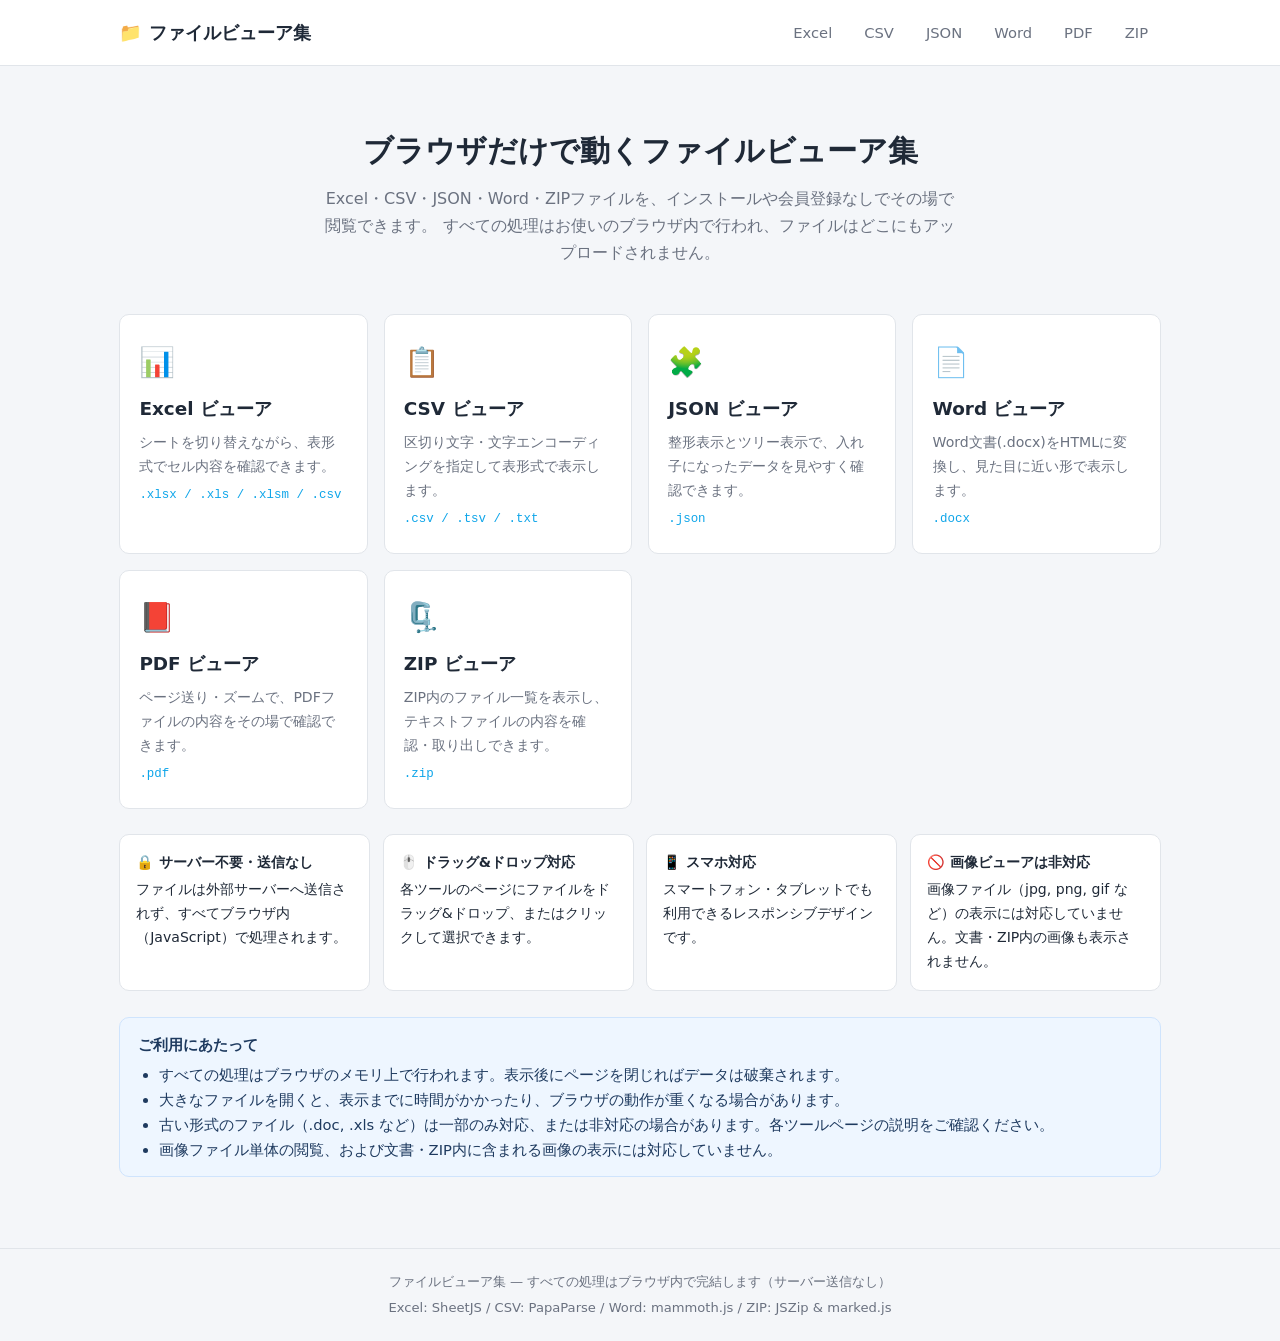
<file: index.html>
<!DOCTYPE html>
<html lang="ja">
<head>
<meta charset="UTF-8">
<meta name="viewport" content="width=device-width, initial-scale=1">
<title>ファイルビューア集 - ブラウザで動くファイル閲覧ツール</title>
<meta name="description" content="Excel・CSV・JSON・Word・ZIPファイルをブラウザだけで閲覧できる無料ツール集。ファイルはサーバーに送信されず、すべてローカルで処理されます。">
<link rel="stylesheet" href="/assets/css/style.css">

<!-- Google tag (gtag.js) -->
<script async src="https://www.googletagmanager.com/gtag/js?id=G-VKG7DSZ51W"></script>
<script>
  window.dataLayer = window.dataLayer || [];
  function gtag(){dataLayer.push(arguments);}
  gtag('js', new Date());

  gtag('config', 'G-VKG7DSZ51W');
</script>
</head>
<body>

<header class="site-header">
  <div class="header-inner">
    <a href="/" class="logo">📁 ファイルビューア集</a>
    <nav class="tool-nav">
      <a href="/excel/">Excel</a>
      <a href="/csv/">CSV</a>
      <a href="/json/">JSON</a>
      <a href="/word/">Word</a>
      <a href="/pdf/">PDF</a>
      <a href="/zip/">ZIP</a>
    </nav>
  </div>
</header>

<main>

  <section class="hero">
    <h1>ブラウザだけで動くファイルビューア集</h1>
    <p>
      Excel・CSV・JSON・Word・ZIPファイルを、インストールや会員登録なしでその場で閲覧できます。
      すべての処理はお使いのブラウザ内で行われ、ファイルはどこにもアップロードされません。
    </p>
  </section>

  <div class="tool-grid">

    <a class="tool-card" href="/excel/">
      <div class="tool-icon">📊</div>
      <h2>Excel ビューア</h2>
      <p>シートを切り替えながら、表形式でセル内容を確認できます。</p>
      <div class="tool-ext">.xlsx / .xls / .xlsm / .csv</div>
    </a>

    <a class="tool-card" href="/csv/">
      <div class="tool-icon">📋</div>
      <h2>CSV ビューア</h2>
      <p>区切り文字・文字エンコーディングを指定して表形式で表示します。</p>
      <div class="tool-ext">.csv / .tsv / .txt</div>
    </a>

    <a class="tool-card" href="/json/">
      <div class="tool-icon">🧩</div>
      <h2>JSON ビューア</h2>
      <p>整形表示とツリー表示で、入れ子になったデータを見やすく確認できます。</p>
      <div class="tool-ext">.json</div>
    </a>

    <a class="tool-card" href="/word/">
      <div class="tool-icon">📄</div>
      <h2>Word ビューア</h2>
      <p>Word文書(.docx)をHTMLに変換し、見た目に近い形で表示します。</p>
      <div class="tool-ext">.docx</div>
    </a>

    <a class="tool-card" href="/pdf/">
      <div class="tool-icon">📕</div>
      <h2>PDF ビューア</h2>
      <p>ページ送り・ズームで、PDFファイルの内容をその場で確認できます。</p>
      <div class="tool-ext">.pdf</div>
    </a>

    <a class="tool-card" href="/zip/">
      <div class="tool-icon">🗜️</div>
      <h2>ZIP ビューア</h2>
      <p>ZIP内のファイル一覧を表示し、テキストファイルの内容を確認・取り出しできます。</p>
      <div class="tool-ext">.zip</div>
    </a>

  </div>

  <div class="features">
    <div class="feature">
      <strong>🔒 サーバー不要・送信なし</strong>
      ファイルは外部サーバーへ送信されず、すべてブラウザ内（JavaScript）で処理されます。
    </div>
    <div class="feature">
      <strong>🖱️ ドラッグ&ドロップ対応</strong>
      各ツールのページにファイルをドラッグ&ドロップ、またはクリックして選択できます。
    </div>
    <div class="feature">
      <strong>📱 スマホ対応</strong>
      スマートフォン・タブレットでも利用できるレスポンシブデザインです。
    </div>
    <div class="feature">
      <strong>🚫 画像ビューアは非対応</strong>
      画像ファイル（jpg, png, gif など）の表示には対応していません。文書・ZIP内の画像も表示されません。
    </div>
  </div>

  <div class="notice">
    <strong>ご利用にあたって</strong>
    <ul>
      <li>すべての処理はブラウザのメモリ上で行われます。表示後にページを閉じればデータは破棄されます。</li>
      <li>大きなファイルを開くと、表示までに時間がかかったり、ブラウザの動作が重くなる場合があります。</li>
      <li>古い形式のファイル（.doc, .xls など）は一部のみ対応、または非対応の場合があります。各ツールページの説明をご確認ください。</li>
      <li>画像ファイル単体の閲覧、および文書・ZIP内に含まれる画像の表示には対応していません。</li>
    </ul>
  </div>

</main>

<footer class="site-footer">
  <p>ファイルビューア集 &mdash; すべての処理はブラウザ内で完結します（サーバー送信なし）</p>
  <p>Excel: SheetJS / CSV: PapaParse / Word: mammoth.js / ZIP: JSZip &amp; marked.js</p>
</footer>

</body>
</html>
</file>
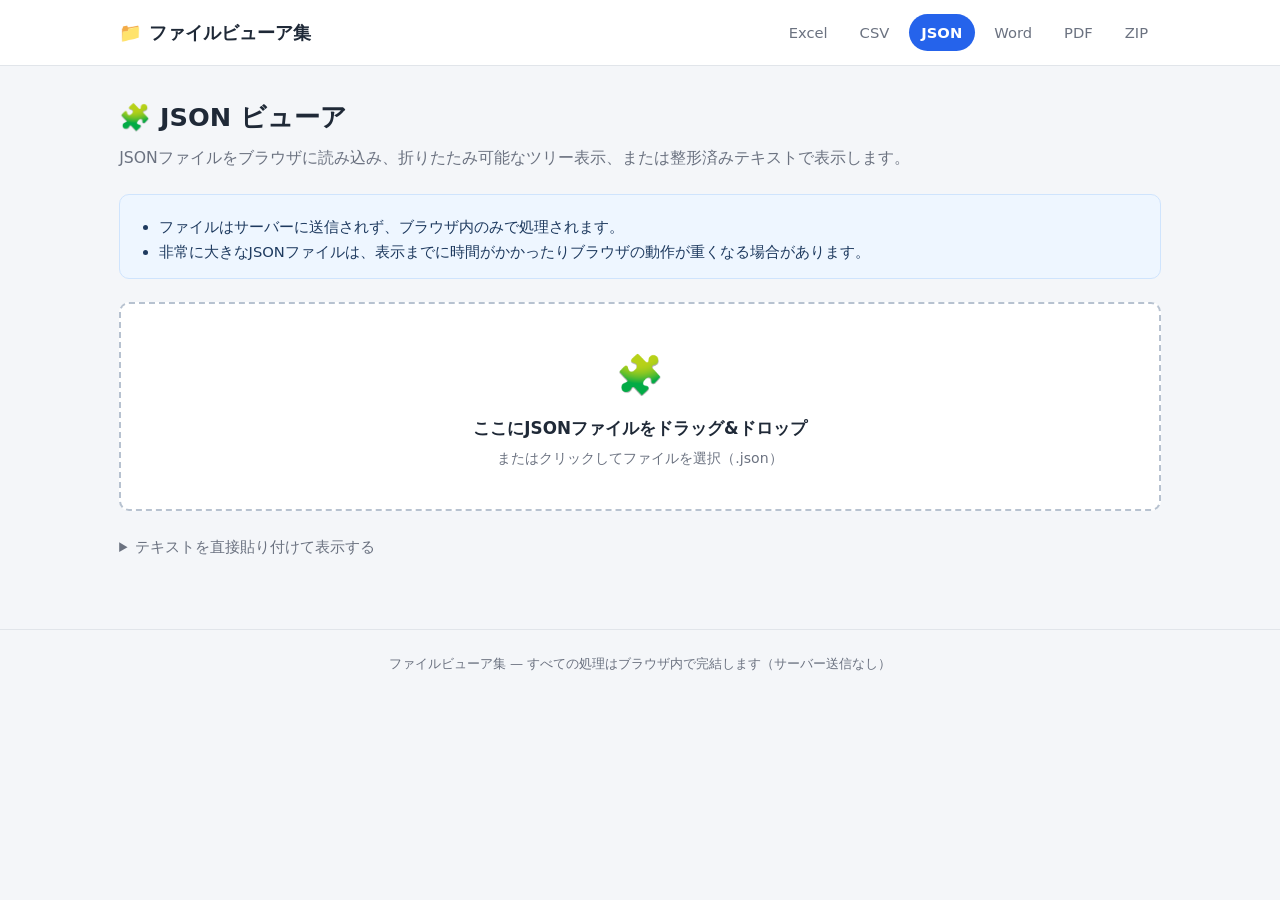
<file: json/index.html>
<!DOCTYPE html>
<html lang="ja">
<head>
<meta charset="UTF-8">
<meta name="viewport" content="width=device-width, initial-scale=1">
<title>JSON ビューア | ファイルビューア集</title>
<meta name="description" content="JSONファイルをブラウザで整形表示・ツリー表示できるツール。折りたたみ表示や検索に対応。">
<link rel="stylesheet" href="/assets/css/style.css">

<!-- Google tag (gtag.js) -->
<script async src="https://www.googletagmanager.com/gtag/js?id=G-VKG7DSZ51W"></script>
<script>
  window.dataLayer = window.dataLayer || [];
  function gtag(){dataLayer.push(arguments);}
  gtag('js', new Date());

  gtag('config', 'G-VKG7DSZ51W');
</script>
</head>
<body>

<header class="site-header">
  <div class="header-inner">
    <a href="/" class="logo">📁 ファイルビューア集</a>
    <nav class="tool-nav">
      <a href="/excel/">Excel</a>
      <a href="/csv/">CSV</a>
      <a href="/json/" class="active">JSON</a>
      <a href="/word/">Word</a>
      <a href="/pdf/">PDF</a>
      <a href="/zip/">ZIP</a>
    </nav>
  </div>
</header>

<main>
  <h1 class="page-title">🧩 JSON ビューア</h1>
  <p class="page-desc">
    JSONファイルをブラウザに読み込み、折りたたみ可能なツリー表示、または整形済みテキストで表示します。
  </p>

  <div class="notice">
    <ul>
      <li>ファイルはサーバーに送信されず、ブラウザ内のみで処理されます。</li>
      <li>非常に大きなJSONファイルは、表示までに時間がかかったりブラウザの動作が重くなる場合があります。</li>
    </ul>
  </div>

  <div class="dropzone" id="dropzone" tabindex="0">
    <div class="dz-icon">🧩</div>
    <div class="dz-main">ここにJSONファイルをドラッグ&amp;ドロップ</div>
    <div class="dz-sub">またはクリックしてファイルを選択（.json）</div>
    <input type="file" id="fileInput" accept=".json,application/json">
  </div>

  <details style="margin-bottom:1.4rem;">
    <summary style="cursor:pointer; font-size:0.92rem; color:var(--color-text-muted);">テキストを直接貼り付けて表示する</summary>
    <div style="margin-top:0.6rem; display:flex; flex-direction:column; gap:0.5rem;">
      <textarea id="pasteArea" rows="6" style="width:100%; font-family:Consolas,monospace; font-size:0.85rem; padding:0.6rem; border:1px solid var(--color-border); border-radius:6px;" placeholder='{"例": "ここにJSONテキストを貼り付けてください"}'></textarea>
      <button class="btn btn-primary btn-sm" id="loadPasteBtn" style="align-self:flex-start;">このテキストを表示</button>
    </div>
  </details>

  <div id="errorBox" class="error-box hidden"></div>

  <div id="resultArea" class="hidden">
    <div class="file-info" id="fileInfo"></div>

    <div class="toolbar">
      <label><input type="radio" name="viewMode" value="tree" id="modeTree" checked> ツリー表示</label>
      <label><input type="radio" name="viewMode" value="raw" id="modeRaw"> 整形テキスト表示</label>
      <div class="spacer"></div>
      <button class="btn btn-sm" id="resetBtn">クリア</button>
    </div>

    <div class="toolbar" id="treeToolbar">
      <input type="search" id="searchInput" placeholder="キー・値を検索">
      <button class="btn btn-sm" id="expandAllBtn">すべて展開</button>
      <button class="btn btn-sm" id="collapseAllBtn">すべて折りたたむ</button>
      <div class="spacer"></div>
      <button class="btn btn-sm" id="copyBtn">整形済みJSONをコピー</button>
    </div>

    <div class="json-view json-tree" id="jsonTree"></div>
    <pre class="json-raw hidden" id="jsonRaw"></pre>
  </div>
</main>

<footer class="site-footer">
  <p>ファイルビューア集 &mdash; すべての処理はブラウザ内で完結します（サーバー送信なし）</p>
</footer>

<script src="/assets/js/common.js"></script>
<script src="/assets/js/json.js"></script>
</body>
</html>
</file>
<file: assets/css/style.css>
/* ============================================
   ファイルビューア集 - 共通スタイル
   ============================================ */

:root {
  --color-bg: #f4f6f9;
  --color-surface: #ffffff;
  --color-border: #e1e5ea;
  --color-text: #1f2937;
  --color-text-muted: #6b7280;
  --color-primary: #2563eb;
  --color-primary-dark: #1d4ed8;
  --color-accent: #0ea5e9;
  --color-danger: #dc2626;
  --color-warning: #b45309;
  --color-warning-bg: #fef3c7;
  --radius: 10px;
  --max-width: 1080px;
  font-size: 16px;
}

* {
  box-sizing: border-box;
}

html, body {
  margin: 0;
  padding: 0;
}

body {
  font-family: "Hiragino Kaku Gothic ProN", "Hiragino Sans", "Yu Gothic UI",
    "Segoe UI", system-ui, -apple-system, Roboto, "Noto Sans JP", sans-serif;
  background: var(--color-bg);
  color: var(--color-text);
  line-height: 1.7;
  -webkit-font-smoothing: antialiased;
}

a {
  color: var(--color-primary);
  text-decoration: none;
}

a:hover {
  text-decoration: underline;
}

img {
  max-width: 100%;
}

/* ---------- Header ---------- */

.site-header {
  background: var(--color-surface);
  border-bottom: 1px solid var(--color-border);
  position: sticky;
  top: 0;
  z-index: 10;
}

.header-inner {
  max-width: var(--max-width);
  margin: 0 auto;
  padding: 0.9rem 1.2rem;
  display: flex;
  flex-wrap: wrap;
  align-items: center;
  justify-content: space-between;
  gap: 0.6rem;
}

.logo {
  font-weight: 700;
  font-size: 1.15rem;
  color: var(--color-text);
  white-space: nowrap;
}

.logo:hover {
  text-decoration: none;
  color: var(--color-primary);
}

.tool-nav {
  display: flex;
  gap: 0.4rem;
  flex-wrap: wrap;
  overflow-x: auto;
  -webkit-overflow-scrolling: touch;
}

.tool-nav a {
  display: inline-block;
  padding: 0.35rem 0.8rem;
  border-radius: 999px;
  font-size: 0.92rem;
  color: var(--color-text-muted);
  white-space: nowrap;
  transition: background 0.15s, color 0.15s;
}

.tool-nav a:hover {
  background: #eef2ff;
  color: var(--color-primary);
  text-decoration: none;
}

.tool-nav a.active {
  background: var(--color-primary);
  color: #fff;
  font-weight: 600;
}

/* ---------- Layout ---------- */

main {
  max-width: var(--max-width);
  margin: 0 auto;
  padding: 1.5rem 1.2rem 3rem;
}

.page-title {
  font-size: 1.6rem;
  margin: 0.4rem 0 0.3rem;
}

.page-desc {
  color: var(--color-text-muted);
  margin: 0 0 1.4rem;
  font-size: 0.98rem;
}

/* ---------- Notice boxes ---------- */

.notice {
  background: #eef6ff;
  border: 1px solid #cfe4fd;
  border-radius: var(--radius);
  padding: 0.9rem 1.1rem;
  margin-bottom: 1.4rem;
  font-size: 0.92rem;
  color: #1e3a5f;
}

.notice ul {
  margin: 0.3rem 0 0;
  padding-left: 1.3rem;
}

.notice.warning {
  background: var(--color-warning-bg);
  border-color: #fde68a;
  color: var(--color-warning);
}

/* ---------- Drop zone ---------- */

.dropzone {
  border: 2px dashed #b7c2d0;
  border-radius: var(--radius);
  background: var(--color-surface);
  padding: 2.4rem 1.2rem;
  text-align: center;
  cursor: pointer;
  transition: border-color 0.15s, background 0.15s;
  margin-bottom: 1.4rem;
}

.dropzone:hover,
.dropzone.dragover {
  border-color: var(--color-primary);
  background: #f0f6ff;
}

.dropzone .dz-icon {
  font-size: 2.4rem;
  margin-bottom: 0.4rem;
}

.dropzone .dz-main {
  font-size: 1.05rem;
  font-weight: 600;
  margin-bottom: 0.3rem;
}

.dropzone .dz-sub {
  font-size: 0.88rem;
  color: var(--color-text-muted);
}

.dropzone input[type="file"] {
  display: none;
}

/* ---------- Buttons & controls ---------- */

.btn {
  display: inline-block;
  padding: 0.5rem 1.1rem;
  border-radius: 6px;
  border: 1px solid var(--color-border);
  background: var(--color-surface);
  color: var(--color-text);
  font-size: 0.92rem;
  cursor: pointer;
  transition: background 0.15s, border-color 0.15s;
}

.btn:hover {
  border-color: var(--color-primary);
  color: var(--color-primary);
  text-decoration: none;
}

.btn-primary {
  background: var(--color-primary);
  border-color: var(--color-primary);
  color: #fff;
}

.btn-primary:hover {
  background: var(--color-primary-dark);
  color: #fff;
}

.btn-sm {
  padding: 0.3rem 0.7rem;
  font-size: 0.82rem;
}

.btn:disabled {
  opacity: 0.45;
  cursor: not-allowed;
  pointer-events: none;
}

.toolbar {
  display: flex;
  flex-wrap: wrap;
  gap: 0.6rem;
  align-items: center;
  margin-bottom: 1rem;
}

.toolbar label {
  font-size: 0.88rem;
  color: var(--color-text-muted);
  display: flex;
  align-items: center;
  gap: 0.35rem;
}

.toolbar select,
.toolbar input[type="text"],
.toolbar input[type="search"] {
  padding: 0.35rem 0.6rem;
  border: 1px solid var(--color-border);
  border-radius: 6px;
  font-size: 0.9rem;
  background: var(--color-surface);
}

.spacer {
  flex: 1 1 auto;
}

/* ---------- File info ---------- */

.file-info {
  display: flex;
  flex-wrap: wrap;
  gap: 1rem;
  font-size: 0.88rem;
  color: var(--color-text-muted);
  background: var(--color-surface);
  border: 1px solid var(--color-border);
  border-radius: var(--radius);
  padding: 0.7rem 1rem;
  margin-bottom: 1rem;
}

.file-info strong {
  color: var(--color-text);
}

/* ---------- Tabs (sheets) ---------- */

.tabs {
  display: flex;
  flex-wrap: wrap;
  gap: 0.35rem;
  margin-bottom: 0.8rem;
}

.tabs button {
  padding: 0.4rem 0.9rem;
  border: 1px solid var(--color-border);
  background: var(--color-surface);
  border-radius: 6px 6px 0 0;
  cursor: pointer;
  font-size: 0.88rem;
  color: var(--color-text-muted);
}

.tabs button.active {
  background: var(--color-primary);
  color: #fff;
  border-color: var(--color-primary);
  font-weight: 600;
}

/* ---------- Table viewer ---------- */

.table-wrap {
  overflow: auto;
  border: 1px solid var(--color-border);
  border-radius: var(--radius);
  background: var(--color-surface);
  max-height: 70vh;
}

table.data-table {
  border-collapse: collapse;
  width: 100%;
  font-size: 0.86rem;
  white-space: nowrap;
}

table.data-table th,
table.data-table td {
  border: 1px solid var(--color-border);
  padding: 0.35rem 0.6rem;
  text-align: left;
}

table.data-table thead th {
  background: #f1f5f9;
  position: sticky;
  top: 0;
  z-index: 1;
  font-weight: 600;
}

table.data-table tbody th {
  background: #f8fafc;
  font-weight: 600;
  text-align: center;
  white-space: nowrap;
}

table.data-table tbody tr:nth-child(even) {
  background: #fafbfc;
}

table.data-table tbody tr:hover {
  background: #eef6ff;
}

/* ---------- JSON tree ---------- */

.json-view {
  background: var(--color-surface);
  border: 1px solid var(--color-border);
  border-radius: var(--radius);
  padding: 1rem;
  overflow: auto;
  max-height: 70vh;
  font-family: "SFMono-Regular", Consolas, "Liberation Mono", Menlo, monospace;
  font-size: 0.86rem;
}

.json-tree ul {
  list-style: none;
  margin: 0;
  padding-left: 1.4rem;
  border-left: 1px dashed #d8dee8;
}

.json-tree > ul {
  padding-left: 0;
  border-left: none;
}

.json-tree li {
  margin: 0.1rem 0;
}

.json-toggle {
  cursor: pointer;
  user-select: none;
  display: inline-block;
  width: 1.1rem;
  color: var(--color-text-muted);
  font-weight: bold;
}

.json-key {
  color: #b45309;
}

.json-string { color: #15803d; }
.json-number { color: #1d4ed8; }
.json-boolean { color: #be185d; }
.json-null { color: #6b7280; }
.json-index { color: var(--color-text-muted); }
.json-bracket { color: var(--color-text-muted); }
.json-count {
  color: var(--color-text-muted);
  font-size: 0.8rem;
  margin-left: 0.3rem;
}

.json-highlight {
  background: #fde68a;
  border-radius: 2px;
}

.json-collapsed > ul {
  display: none;
}

pre.json-raw {
  background: var(--color-surface);
  border: 1px solid var(--color-border);
  border-radius: var(--radius);
  padding: 1rem;
  overflow: auto;
  max-height: 70vh;
  font-family: "SFMono-Regular", Consolas, "Liberation Mono", Menlo, monospace;
  font-size: 0.86rem;
  white-space: pre-wrap;
  word-break: break-word;
}

/* ---------- Word viewer ---------- */

.docx-view {
  background: var(--color-surface);
  border: 1px solid var(--color-border);
  border-radius: var(--radius);
  padding: 2rem;
  max-height: 75vh;
  overflow: auto;
}

.docx-view table {
  border-collapse: collapse;
  margin: 0.6rem 0;
}

.docx-view table td,
.docx-view table th {
  border: 1px solid #ccc;
  padding: 0.3rem 0.5rem;
}

.docx-view img {
  border: 1px dashed var(--color-border);
}

/* ---------- ZIP viewer ---------- */

.zip-layout {
  display: grid;
  grid-template-columns: minmax(220px, 320px) 1fr;
  gap: 1rem;
  align-items: start;
}

@media (max-width: 760px) {
  .zip-layout {
    grid-template-columns: 1fr;
  }
}

.zip-tree {
  background: var(--color-surface);
  border: 1px solid var(--color-border);
  border-radius: var(--radius);
  padding: 0.8rem;
  max-height: 70vh;
  overflow: auto;
  font-size: 0.86rem;
}

.zip-tree ul {
  list-style: none;
  margin: 0;
  padding-left: 1.1rem;
}

.zip-tree > ul {
  padding-left: 0;
}

.zip-tree summary {
  cursor: pointer;
  padding: 0.15rem 0;
  font-weight: 600;
}

.zip-tree .zip-file {
  display: flex;
  justify-content: space-between;
  gap: 0.5rem;
  padding: 0.18rem 0.3rem;
  border-radius: 4px;
  cursor: pointer;
  white-space: nowrap;
}

.zip-tree .zip-file:hover {
  background: #eef6ff;
}

.zip-tree .zip-file.active {
  background: var(--color-primary);
  color: #fff;
}

.zip-tree .zip-size {
  color: var(--color-text-muted);
  font-size: 0.78rem;
  flex-shrink: 0;
}

.zip-tree .zip-file.active .zip-size {
  color: #e0ecff;
}

.zip-preview {
  background: var(--color-surface);
  border: 1px solid var(--color-border);
  border-radius: var(--radius);
  padding: 1rem;
  min-height: 200px;
  max-height: 70vh;
  overflow: auto;
}

.zip-preview pre {
  white-space: pre-wrap;
  word-break: break-word;
  font-size: 0.85rem;
  margin: 0;
}

.zip-preview-header {
  display: flex;
  flex-wrap: wrap;
  gap: 0.6rem;
  align-items: center;
  justify-content: space-between;
  margin-bottom: 0.6rem;
  padding-bottom: 0.6rem;
  border-bottom: 1px solid var(--color-border);
}

.zip-preview-header .name {
  font-weight: 600;
  word-break: break-all;
}

.placeholder {
  color: var(--color-text-muted);
  text-align: center;
  padding: 2.5rem 1rem;
}

/* ---------- PDF viewer ---------- */

.pdf-canvas-wrap {
  display: flex;
  justify-content: center;
  align-items: flex-start;
  background: var(--color-surface);
  border: 1px solid var(--color-border);
  border-radius: var(--radius);
  padding: 1rem;
  overflow: auto;
  max-height: 75vh;
}

.pdf-canvas-wrap canvas {
  max-width: 100%;
  height: auto;
  box-shadow: 0 2px 10px rgba(15, 23, 42, 0.12);
}

.pdf-page-indicator {
  display: flex;
  align-items: center;
  gap: 0.4rem;
  font-size: 0.9rem;
  color: var(--color-text-muted);
  white-space: nowrap;
}

.pdf-page-indicator input[type="number"] {
  width: 3.6rem;
  padding: 0.3rem 0.4rem;
  border: 1px solid var(--color-border);
  border-radius: 6px;
  font-size: 0.9rem;
  text-align: center;
}

#zoomLevel {
  font-size: 0.88rem;
  color: var(--color-text-muted);
  min-width: 3.2rem;
  text-align: center;
}

/* ---------- Home page ---------- */

.hero {
  text-align: center;
  padding: 2.2rem 1rem 1.4rem;
}

.hero h1 {
  font-size: 1.9rem;
  margin: 0 0 0.5rem;
}

.hero p {
  color: var(--color-text-muted);
  max-width: 640px;
  margin: 0 auto;
}

.tool-grid {
  display: grid;
  grid-template-columns: repeat(auto-fit, minmax(220px, 1fr));
  gap: 1rem;
  margin: 1.6rem 0;
}

.tool-card {
  background: var(--color-surface);
  border: 1px solid var(--color-border);
  border-radius: var(--radius);
  padding: 1.4rem 1.2rem;
  display: flex;
  flex-direction: column;
  gap: 0.4rem;
  transition: box-shadow 0.15s, transform 0.15s;
}

.tool-card:hover {
  box-shadow: 0 6px 16px rgba(15, 23, 42, 0.08);
  transform: translateY(-2px);
  text-decoration: none;
}

.tool-card .tool-icon {
  font-size: 1.8rem;
}

.tool-card h2 {
  margin: 0;
  font-size: 1.15rem;
  color: var(--color-text);
}

.tool-card p {
  margin: 0;
  font-size: 0.88rem;
  color: var(--color-text-muted);
}

.tool-card .tool-ext {
  font-size: 0.78rem;
  color: var(--color-accent);
  font-family: Consolas, monospace;
}

.features {
  display: grid;
  grid-template-columns: repeat(auto-fit, minmax(180px, 1fr));
  gap: 0.8rem;
  margin: 1.6rem 0;
}

.feature {
  background: var(--color-surface);
  border: 1px solid var(--color-border);
  border-radius: var(--radius);
  padding: 1rem;
  font-size: 0.88rem;
}

.feature strong {
  display: block;
  margin-bottom: 0.2rem;
}

/* ---------- Footer ---------- */

.site-footer {
  border-top: 1px solid var(--color-border);
  padding: 1.2rem;
  text-align: center;
  font-size: 0.82rem;
  color: var(--color-text-muted);
}

.site-footer p {
  margin: 0.2rem 0;
}

/* ---------- Misc ---------- */

.error-box {
  background: #fef2f2;
  border: 1px solid #fecaca;
  color: var(--color-danger);
  border-radius: var(--radius);
  padding: 0.8rem 1rem;
  margin-bottom: 1rem;
  font-size: 0.9rem;
  white-space: pre-wrap;
  word-break: break-word;
}

.hidden {
  display: none !important;
}

@media (max-width: 600px) {
  .header-inner {
    flex-direction: column;
    align-items: flex-start;
  }
  .tool-nav {
    width: 100%;
  }
  .dropzone {
    padding: 1.6rem 0.8rem;
  }
  .docx-view {
    padding: 1rem;
  }
  .pdf-canvas-wrap {
    padding: 0.6rem;
  }
}
</file>
